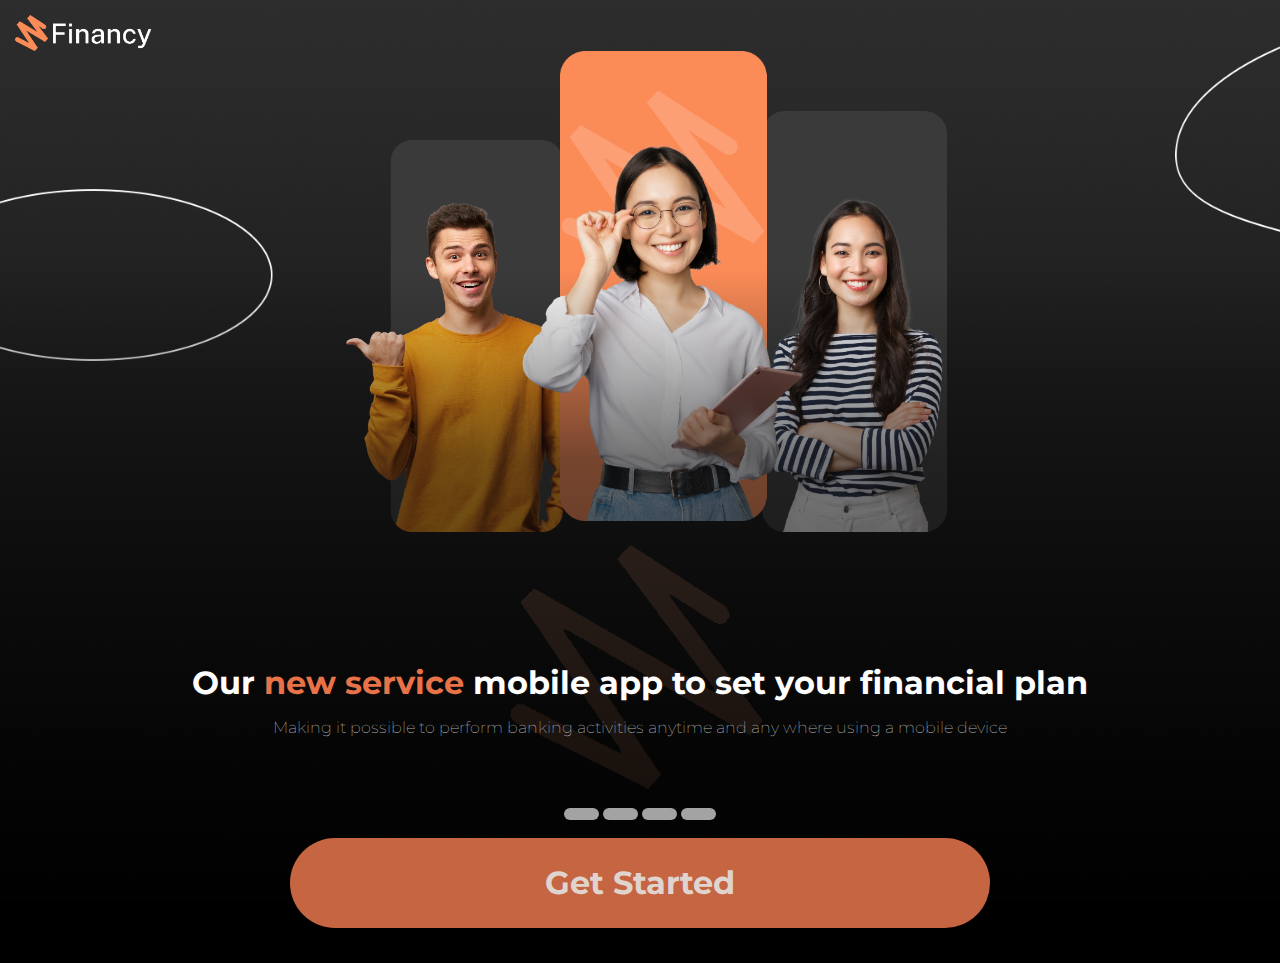
<file: index.html>
<!DOCTYPE html>
<html>

<head>

    <meta charset="UTF-8">
    <title> Financy HomePage </title>
    <link rel="stylesheet" type="text/css" href="style.css"/>
    <script type="text/javascript" src="script.js"></script>

</head>

<body>

    <header>
        <img id="logo" src="imagens/logo.png" alt="logoPag1"/>
    </header>
    
    <article>
        
        <img id="img0" src="imagens/card3_inativo.png" alt="img0"/>

        <img id="img1" src="imagens/card1_ativo.png" alt="img1"/>

        <img id="img2" src="imagens/card2_inativo.png" alt="img2"/> 


    </article>

    <div id="marca">

        <img src="imagens/drawing.png" alt="marca d'agua Pag1"/>

    </div>

    <article id="textos">

        <h1 id="texto1"> Our <span style="color: rgb(233, 115, 72);">  new service </span> mobile app to set your financial plan </h1>
        <p id="parag1"> Making it possible to perform banking activities anytime and any where using a mobile device</p>

    </article>

    <div id="carrosel">
        <div class="divBotao" onclick="mudarImg(3)">
            <button class="botao"></button>
        </div>
        <div class="divBotao" onclick="mudarImg(0)">
            <button class="botao" ></button>
        </div>
        <div class="divBotao" onclick="mudarImg(1)">
            <button class="botao"></button>
        </div>
        <div class="divBotao" onclick="mudarImg(2)">
            <button class="botao"></button>
        </div>
    </div>


    <div id="botaoiniciar" onclick="location.href='page2.html';" style="cursor: pointer;" class="box">

        <h1> Get Started </h1>
        
    </div>
    <div id="blankSpace">

    </div>

    <div id="gradiente"></div>

</body>

</html>
</file>
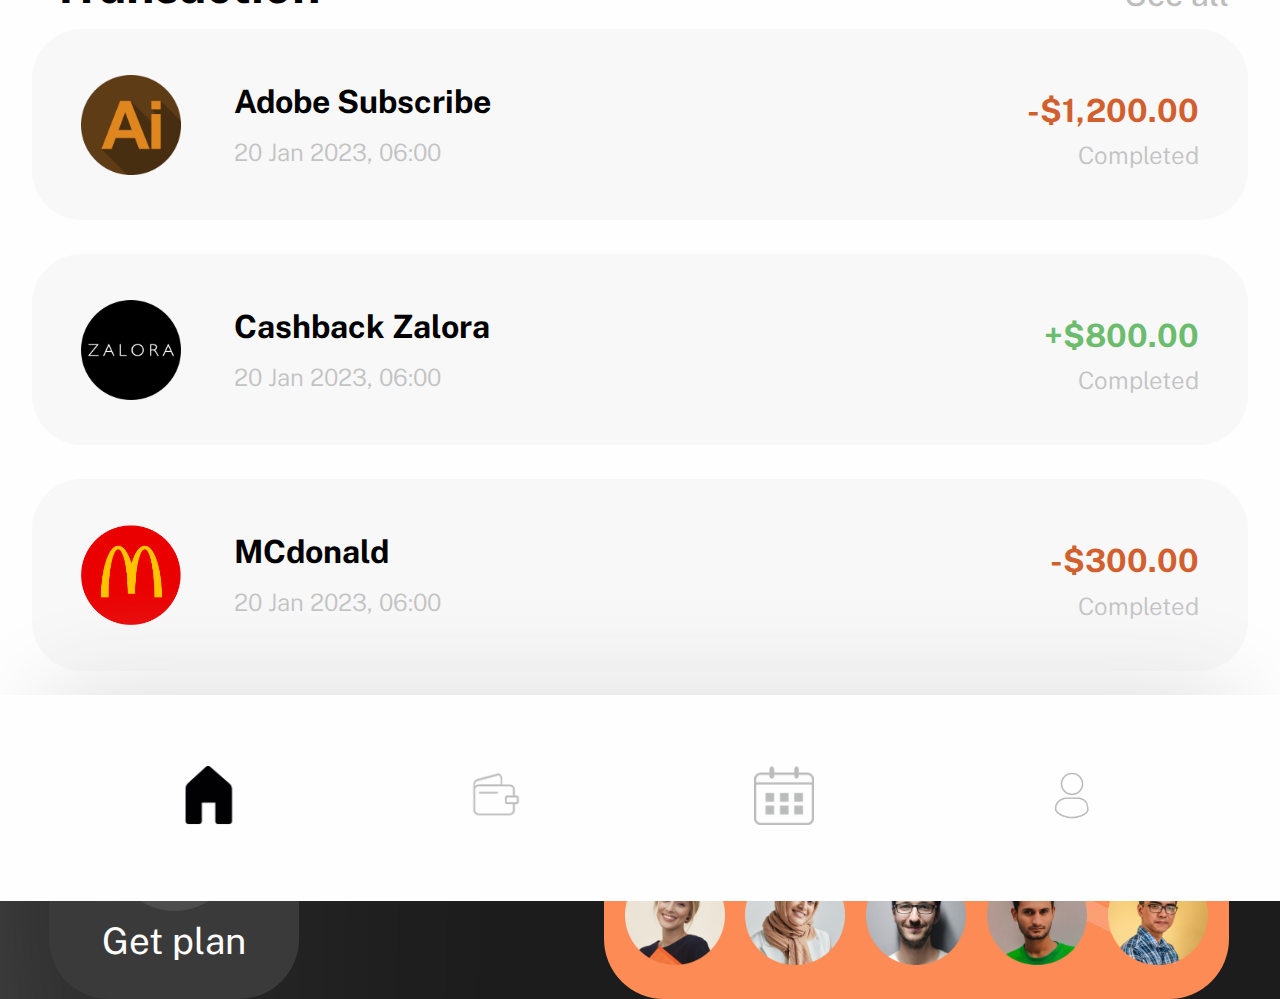
<file: page2.html>
<html lang="pt-BR">
<head>
    <meta charset="UTF-8">
    <title>Document</title>
    <link rel="stylesheet" href="stylepage2.css">
</head>
<body>
    <header>
        <div class="divSpaceBet">
            <div onclick="location.href='index.html';" style="cursor: pointer;">
                <img class="headerImg" src="imagens/icon 2.png"/>
            </div>
            <div class="divHeaderP">
                <p class="pMenor">Hi, welcome!</p>
                <p class="pMaior">Clara Sekar</p>
            </div>
        </div>
        <div class="divHeaderGambiarra">
            <div class="divNotificationImg">
                <img class="notificationImg" src="imagens/notification.png"/>
            </div>
        </div>
    </header>
    <hr id="hr1"/>
    <section class="balance">
        <p class="pBalance">My total balance</p>
        <div class="divBalanceGambiarra">
            <div class="divStatistic">
                <img class="imgStatistic" src="imagens/statistic.png"/>
                <p id="pStatistic">Statistic</p>
            </div>
        </div>
    </section>
    <section class="moneyBalance">
        <div class="divGambiarraFL">
            <p class="firstLetter">$&nbsp;</p>
            <p class="money">8,666.00</p>
        </div>
        <div class="divCoin">
            <div>
                <p class="pCoin">USD</p>
            </div>
            <img class="dropdownImg" src="imagens/dropdown.png"/>
        </div>
    </section>
    <section class="transfer">
        <article class="transferArticle" onclick="location.href='page3.html';" style="cursor: pointer;">
            <div class="left">
                <img src="imagens/money in.png"/>
                <p>&nbsp;&nbsp;Transfer</p>
            </div>
            <div class="verticalLine"></div>
            <div class="right">
                <img src="imagens/money out.png"/>
                <p>&nbsp;&nbsp;Request</p>
            </div>
        </article>
    </section>
    <section class="planRecent">
        <article class="plan">
            <div class="divEmoji">
                <img class="imgEmoji" src="imagens/emoji.png">
            </div>
            <p class="planP">Get plan</p>
        </article>
        <article class="recent" onclick="location.href='page3.html';" style="cursor: pointer;">
            <p class="recentP">Recent Transaction</p>
            <div class="divIcons">
                <img id="img1" src="imagens/icon 1.png"/>
                <img id="img2" src="imagens/icon 2.png"/>
                <img id="img3" src="imagens/icon 3.png"/>
                <img id="img4" src="imagens/icon 4.png"/>
                <img id="img5" src="imagens/icon 5.png"/>
            </div>
        </article>
    </section>
    <footer>
        <article class="footerHeader">
            <p class="footerPMaior">Transaction</p>
            <p class="footerPMenor">See all</p>
        </article>
        <div class="transactions">
            <section class="transaction">
                <div class="backBorder">
                    <div class="container">
                        <div class="transactionImg">
                            <img src="imagens/adobe_illustrator.png"/>
                        </div>
                        <div class="who">
                            <p class="pBold">Adobe Subscribe</p>
                            <p class="pThin">20 Jan 2023, 06:00</p>
                        </div>
                    </div>
                    <div class="what">
                        <p class="negative">-$1,200.00</p>
                        <p class="pThin">Completed</p>
                    </div>
                </div>
            </section>
            <section class="transaction" id="transaction2">
                <div class="backBorder">
                    <div class="container">
                        <div class="transactionImg">
                            <img src="imagens/zalora.png"/>
                        </div>
                        <div class="who">
                            <p class="pBold">Cashback Zalora</p>
                            <p class="pThin">20 Jan 2023, 06:00</p>
                        </div>
                    </div>
                    <div class="what">
                        <p class="positive">+$800.00</p>
                        <p class="pThin">Completed</p>
                    </div>
                </div>
            </section>
            <section class="transaction" id="transaction3">
                <div class="backBorder">
                    <div class="container">
                        <div class="transactionImg">
                            <img src="imagens/mcdonalds.png"/>
                        </div>
                        <div class="who">
                            <p class="pBold">MCdonald</p>
                            <p class="pThin">20 Jan 2023, 06:00</p>
                        </div>
                    </div>
                    <div class="what">
                        <p class="negative">-$300.00</p>
                        <p class="pThin">Completed</p>
                    </div>
                </div>
            </section>
        </div>
        <div class="divMenuGambiarra">
            <section class="menus">
                <div class="divMenu">
                    <img class="menuIcon" src="imagens/home black.png"/>
                </div>
                <div class="divMenu">
                    <img class="menuIcon" src="imagens/wallet gray.png"/>
                </div>
                <div class="divMenu">
                    <img class="menuIcon" src="imagens/calendar gray.png"/>
                </div>
                <div class="divMenu">
                    <img class="menuIcon" src="imagens/gray profile.png"/>
                </div>
            </section>
        </div>
    </footer>
</body>
</html>
</file>
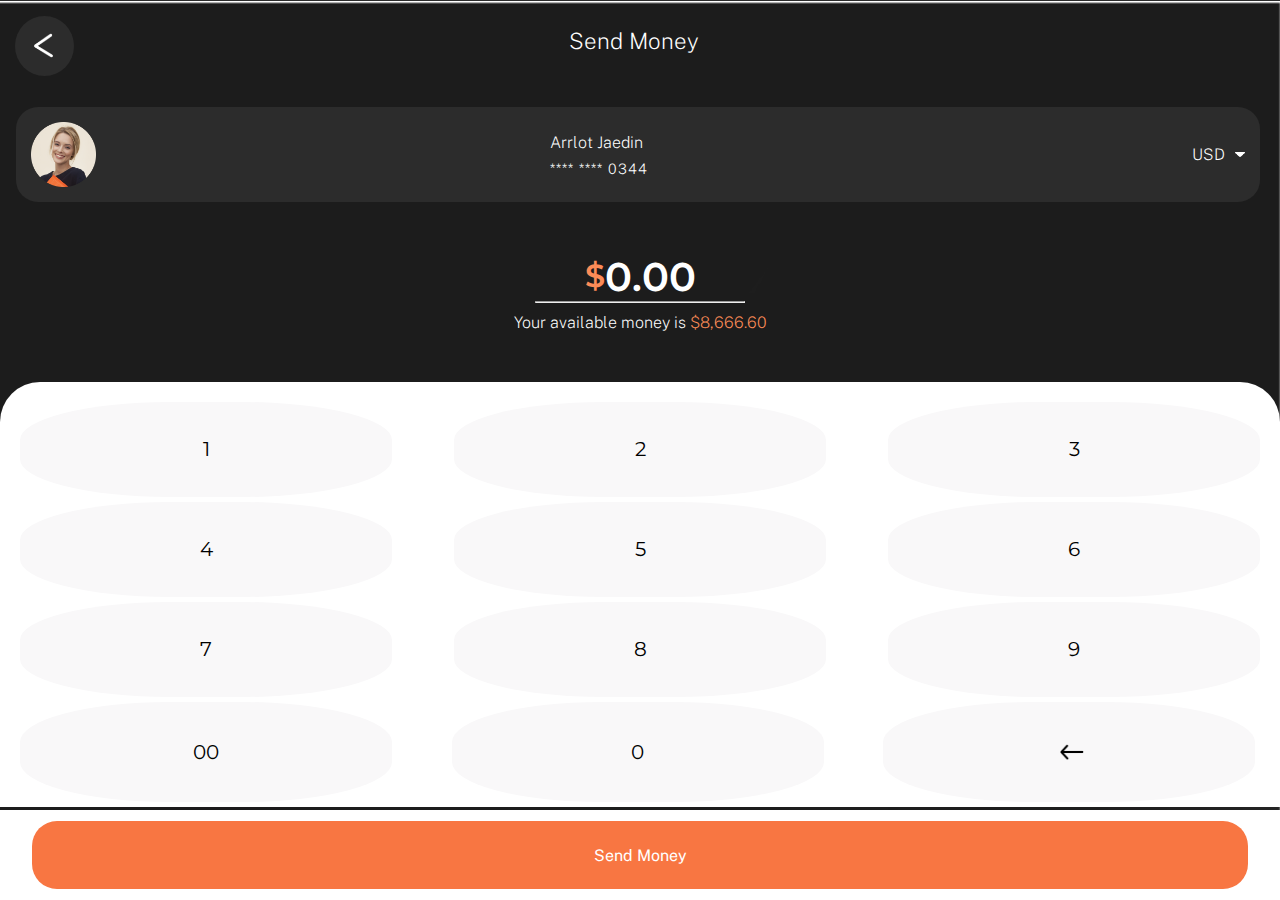
<file: page3.html>
<!DOCTYPE html>
<html lang="en">
    <head>
        <meta charset="UTF-8">
        <meta http-equiv="X-UA-Compatible" content="IE-edge">
        <meta name="viewport" content="width=device-width, initial-scale=1.0">
        <title>Finanças</title>
        <link rel="stylesheet" type="text/css" href="stylepage3.css">
    </head>
    <body>
        <header>
            <div id="voltar_pagina_inicial" onclick="location.href='page2.html';" style="cursor: pointer;">
                <img src="imagens/back_to.png" alt="back to">
            </div>
            <div id=texto_superior><p>Send Money</p></div>
        </header>
        <section id="sec1">
            <div id="rosto">
                <img class="face_pessoa" src="imagens/icon 1.png"/>
                <div id="conta">
                    <h1>Arrlot Jaedin</h1>
                    <p class="lightgray-text"> **** **** 0344 </p>
                </div>
                <div id="dolar">
                    <p>USD</p>
                    <img src="imagens/dropdown.png" id="dropdown">
                </div>
            </div>
        </section>
        <section id="dinheiro">
            <div id="simbolo_cifrao">
                <div class="display">
                    $0.00
                </div>
            </div>
            <hr class="cinza_cor">
            <p id="laranja_cor"> Your available money is <span id="color-orange">$8,666.60</span></p>
        </section>
        <div class="numpad">
            <button class="number-btn" data-value="1">1</button>
            <button class="number-btn" data-value="2">2</button>
            <button class="number-btn" data-value="3">3</button>
            <button class="number-btn" data-value="4">4</button>
            <button class="number-btn" data-value="5">5</button>
            <button class="number-btn" data-value="6">6</button>
            <button class="number-btn" data-value="7">7</button>
            <button class="number-btn" data-value="8">8</button>
            <button class="number-btn" data-value="9">9</button>
            <button class="number-btn" data-value="00">00</button>
            <button class="number-btn" data-value="0">0</button>
            <button class="delete-btn"><img src="imagens/back_arrow.png" id="arrowButton"></button>
        </div>
        <div id="clicar" onclick="location.href='page2.html';" style="cursor: pointer;">
            <p>Send Money</p>
        </div>
    </body>
    <script type="text/javascript" src="scriptpage3.js"></script>
</html>
</file>
<file: stylepage2.css>
/* Mobile */

@import url('https://fonts.googleapis.com/css2?family=Public+Sans:wght@100;200;300;400;500;600;700;800;900&display=swap');
@import url('https://fonts.googleapis.com/css2?family=Montserrat:wght@500;600&display=swap');

html, body {
    height: 100%;
    width: 100%;
    margin: 0;
    padding: 0;
}

body {
    background-image: url(../imagens/fundo_tela2.png);
    background-size: cover;
    height: calc(100% - 20%);
    width: calc(100% - 4%);
}

header {
    height: 10%;
    width: 100%;
    display: flex;
    margin-top: 5%;
    margin-left: 4%;
    align-items: center;
}

.divSpaceBet {
    display: flex;
    align-items: center;
}

.headerImg {
    height: 150px;
}

.divHeaderP {
    padding-left: 2%;
}

.pMenor {
    color: white;
    font-size: 2em;
    margin: 0;
    padding: 0;
    font-family: 'Public Sans', sans-serif;
    font-weight: thin;
}

.pMaior {
    color: white;
    font-size: 3em;
    margin: 0;
    padding: 0;
    padding-top: 5%;
    font-family: 'Public Sans', sans-serif;
    font-weight: normal;
    width: 150%;
}

.divHeaderGambiarra {
    width: 15%;
    height: 65%;
    display: flex;
    justify-content: center;
    align-items: center;
    padding-left: 36.1%;
}

.divNotificationImg {
    display: flex;
    justify-content: center;
    align-items: center;
    height: 125px;
    width: 125px;
    background-color: #3b3a3b;
    border-radius: 50%;
}

.notificationImg {
    width: 45%;
}

.balance {
    display: flex;
    color: white;
    font-size: 2em;
    font-family: 'Public Sans', sans-serif;
    font-weight: thin;
    margin-left: 4%;
    margin-top: 7.5%;
    justify-content: space-between;
}

.pBalance {
    display: flex;
    justify-content: center;
    align-items: center;
}

.divStatistic {
    display: flex;
    justify-content: center;
    align-items: center;
    background-color: #3b3a3b;
    padding-right: 25%;
    border-radius: 150px;
}

.imgStatistic {
    width: 150px;
    background-color: #3b3a3b;
    border-radius: 150px;
}

.moneyBalance {
    display: flex;
    justify-content: space-between;
    margin-left: 4%;
    margin-top: -2.5%;
}

.divGambiarraFL {
    display: flex;
    align-items: center;
}

.firstLetter {
    color: #fb8b57;
    font-size: 4.5em;
    font-family: 'Montserrat', sans-serif;
    font-weight: 600;
}

.money {
    color: white;
    font-family: 'Montserrat', sans-serif;
    font-weight: 600;
    font-size: 6em;
    margin: 0;
    padding: 0;
}

.divCoin {
    display: flex;
    justify-content: center;
    align-items: center;
    color: white;
    font-size: 2em;
    font-family: 'Public Sans', sans-serif;
    font-weight: thin;
}

.pCoin {
    margin-left: -50%;
}

.dropdownImg {
    width: 25px;
}

.transferArticle {
    display: flex;
    justify-content: space-evenly;
    align-items: center;
    background-color: #3b3a3b;
    margin-top: 2.5%;
    margin-left: 4%;
    height: 140px;
    border-radius: 50px;
}

.left {
    display: flex;
    align-items: center;
}

.verticalLine {
    border-left: 3px solid #555555;
    border-radius: 50px;
    height: 60%;
}

.right {
    display: flex;
    align-items: center;
}

.transfer img {
    width: 60px;
}

.transfer p {
    color: white;
    font-size: 2.3em;
    font-family: 'Public Sans', sans-serif;
    font-weight: normal;
    margin: 0;
    padding: 0;
}

.planRecent {
    display: flex;
    justify-content: space-between;
    align-items: center;
}

.plan {
    display: flex;
    justify-content: center;
    align-items: center;
    flex-direction: column;
    width: 250px;
    height: 250px;
    margin-top: 3%;
    margin-left: 4%;
    border-radius: 60px;
    background-color: #3b3a3b;

}

.divEmoji {
    display: flex;
    justify-content: center;
    align-items: center;
    height: 125px;
    width: 125px;
    background-color: #4e4d4e;
    border-radius: 50%;
}

.imgEmoji {
    height: 60px;
}

.planP {
    color: white;
    font-size: 2.3em;
    font-family: 'Public Sans', sans-serif;
    font-weight: normal;
    margin: 0;
    margin-top: 3%;
    padding: 0;
}

.recent {
    background-color: #fd8b55;
    height: 250px;
    width: 625px;
    margin-top: 3%;
    border-radius: 60px;
    background-image: url(../imagens/drawing.png);
    background-repeat: no-repeat;
    background-size: 50%;
    background-position: 130% 180%;
}

.recentP {
    color: white;
    font-size: 2.3em;
    font-family: 'Public Sans', sans-serif;
    font-weight: normal;
    margin-left: 3.2%;
}

.divIcons {
    display: flex;
    justify-content: space-evenly;
}

.recent img {
    width: 100px;
}

footer {
    position: absolute;
    bottom: -1px;
    display: flex;
    background-color: #fefeff;
    width: 100%;
    height: 1040px;
    border-top-left-radius: 100px;
    border-top-right-radius: 100px;
    flex-wrap: wrap;
}

#divFooterGambiarra {
    width: 100%;
    height: 90%;
}

.footerHeader {
    width: 100%;
    display: flex;
    justify-content: space-between;
    height: 20%;
}

.footerPMaior {
    color: Black;
    font-size: 3em;
    font-family: 'Public Sans', sans-serif;
    font-weight: 700;
    margin-left: 4%;
    margin-top: 7.5%;
    height: 5%;
}

.footerPMenor {
    color: #bcbdbc;
    font-size: 2em;
    font-family: 'Public Sans', sans-serif;
    font-weight: 500;
    margin-right: 4%;
    margin-top: 9%;
    height: 5%;
}

.transactions {
    height: 65%;
    width: 100%;
    margin-top: -5%;
}

.transactions img{
    width: 100px;
    display: flex;
    display: flex;
    align-items: center;
}

.transaction {
    display: flex;
    flex-wrap: nowrap;
    justify-content: center;
    align-items: center;
    width: 100%;
    height: 33.3%;
}

.backBorder {
    display: flex;
    flex-wrap: nowrap;
    align-items: center;
    width: 95%;
    height: 85%;
    background-color: #f5f5f5af;
    border-radius: 50px;
}

.container {
    width: 70%;
    display: flex;
    align-items: center;
    margin-left: 4%;
}

.who {
    width: 50%;
    margin-left: 7.5%;
}

.pBold {
    color: Black;
    font-size: 2em;
    font-family: 'Public Sans', sans-serif;
    font-weight: 700;
    padding: 0;
    margin: 0;
    margin-bottom: 5%;
}

.pThin {
    color: #c2c3c3;
    font-size: 1.5em;
    font-family: 'Public Sans', sans-serif;
    font-weight: 300;
    padding: 0;
    margin: 0;
    margin-top: 3%;
}

.what {
    display: flex;
    justify-content: flex-end;
    align-items: flex-end;
    flex-direction: column;
    width: 40%;
    margin-right: 4%;
}

.negative {
    color: #d25f2e;
    font-size: 2em;
    font-family: 'Public Sans', sans-serif;
    font-weight: 700;
    padding: 0;
    margin: 0;
    margin-top: 3%;
}

.positive {
    color: #6cbc6e;
    font-size: 2em;
    font-family: 'Public Sans', sans-serif;
    font-weight: 700;
    padding: 0;
    margin: 0;
    margin-top: 3%;
}

.divMenuGambiarra {
    height: 19%;
    width: 100%;
    display: flex;
    justify-content: center;
    border-top: 1px solid #ffffff;
    box-shadow: 0 -50px 100px -50px #dadada;
}

.menus {
    width: 90%;
    display: flex;
    justify-content: space-around;
}

.divMenu {
    width: 25%;
    display: flex;
    justify-content: center;
    align-items: center;
}

.menuIcon {
    width: 60px;
}

hr {
    display: none;
}

@media (min-device-width: 330px) and (max-device-width: 500px) and (min-device-height: 600px) and (max-device-height: 810px){
    footer {
        position: absolute;
        bottom: 0;
        display: flex;
        background-color: #fefeff;
        width: 100%;
        height: 690px;
        border-top-left-radius: 100px;
        border-top-right-radius: 100px;
        flex-wrap: wrap;
    }
    #divFooterGambiarra {
        width: 100%;
        height: 90%;
    }
    
    .footerHeader {
        width: 100%;
        display: flex;
        justify-content: space-between;
        height: 20%;
    }
    
    .footerPMaior {
        color: Black;
        font-size: 3em;
        font-family: 'Public Sans', sans-serif;
        font-weight: 700;
        margin-left: 4%;
        margin-top: 7.5%;
        height: 5%;
    }
    
    .footerPMenor {
        color: #bcbdbc;
        font-size: 2em;
        font-family: 'Public Sans', sans-serif;
        font-weight: 500;
        margin-right: 4%;
        margin-top: 9%;
        height: 5%;
    }
    
    .transactions {
        height: 30%;
        width: 100%;
        margin-top: -5%;
    }
    
    .transactions img{
        width: 100px;
        display: flex;
        display: flex;
        align-items: center;
    }
    
    .transaction {
        display: flex;
        flex-wrap: nowrap;
        justify-content: center;
        align-items: center;
        width: 100%;
        height: 80%;
        margin-top: 3%;
    }

    #transaction3 {
        display: none;
    }
    
    .backBorder {
        display: flex;
        flex-wrap: nowrap;
        align-items: center;
        width: 95%;
        height: 85%;
        background-color: #f5f5f5af;
        border-radius: 50px;
    }
    
    .container {
        width: 70%;
        display: flex;
        align-items: center;
        margin-left: 4%;
    }
    
    .who {
        width: 50%;
        margin-left: 7.5%;
    }
    
    .pBold {
        color: Black;
        font-size: 2em;
        font-family: 'Public Sans', sans-serif;
        font-weight: 700;
        padding: 0;
        margin: 0;
        margin-bottom: 5%;
    }
    
    .pThin {
        color: #c2c3c3;
        font-size: 1.5em;
        font-family: 'Public Sans', sans-serif;
        font-weight: 300;
        padding: 0;
        margin: 0;
        margin-top: 3%;
    }
    
    .what {
        display: flex;
        justify-content: flex-end;
        align-items: flex-end;
        flex-direction: column;
        width: 40%;
        margin-right: 4%;
    }
    
    .negative {
        color: #d25f2e;
        font-size: 2em;
        font-family: 'Public Sans', sans-serif;
        font-weight: 700;
        padding: 0;
        margin: 0;
        margin-top: 3%;
    }
    
    .positive {
        color: #6cbc6e;
        font-size: 2em;
        font-family: 'Public Sans', sans-serif;
        font-weight: 700;
        padding: 0;
        margin: 0;
        margin-top: 3%;
    }
    
    .divMenuGambiarra {
        height: 20%;
        width: 100%;
        display: flex;
        justify-content: center;
        border-top: 1px solid #ffffff;
        box-shadow: 0 -50px 100px -50px #dadada;
        margin-top: 20%;
    }
    
    .menus {
        width: 90%;
        display: flex;
        justify-content: space-around;
    }
    
    .divMenu {
        width: 25%;
        display: flex;
        justify-content: center;
        align-items: center;
    }
    
    .menuIcon {
        width: 60px;
    }
}

/*Versão WEB */
@media (min-width:1300px) {
    body {
        background-image: none;
        background-color: #1b1a1b;
        height: calc(100% - 150px);
        width: calc(100% - 63px);
    }

    header {
        height: 15%;
        width: 100%;
        margin-top: 2.5%;
        margin-left: 2%;
        display: flex;
        justify-content: space-between;
        align-items: center;
    }

    .headerImg {
        height: 80px;
    }
    
    .divHeaderP {
        padding-left: 5%;
    }
    
    .pMenor {
        color: white;
        font-size: 1.25em;
        margin: 0;
        padding: 0;
        font-family: 'Public Sans', sans-serif;
        font-weight: thin;
    }
    
    .pMaior {
        color: white;
        font-size: 1.5em;
        margin: 0;
        padding: 0;
        padding-top: 5%;
        font-family: 'Public Sans', sans-serif;
        font-weight: normal;
        width: 150%;
    }
    
    .divHeaderGambiarra {
        width: 15%;
        height: 65%;
        display: flex;
        justify-content: flex-end;
        align-items: center;
    }

    .divNotificationImg {
        display: flex;
        justify-content: center;
        align-items: center;
        height: 60px;
        width: 60px;
        background-color: #3b3a3b;
        border-radius: 50%;
    }
    
    .notificationImg {
        width: 45%;
    }

    #hr1 {
        margin-top: 2.5%;
        width: 104.2%;
        display: flex;
        border: 0;
        height: 0;
        border-top: 2px solid rgba(0, 0, 0, 0.1);
        border-bottom: 3px solid rgba(255, 255, 255, 0.3);
    }

    .balance {
        position: relative;
        left: 55%;
        display: flex;
        color: white;
        font-size: 1.25em;
        font-family: 'Public Sans', sans-serif;
        font-weight: thin;
        justify-content: space-between;
        margin-left: 2%;
        margin-top: 0%;
        width: 45%;
    }
    
    .pBalance {
        display: flex;
        justify-content: center;
        align-items: center;
    }
    
    .divStatistic {
        display: flex;
        justify-content: center;
        align-items: center;
        background-color: #3b3a3b;
        padding-right: 25%;
        border-radius: 150px;
        margin-top: 5%;
    }
    
    .imgStatistic {
        width: 60px;
        background-color: #3b3a3b;
        border-radius: 150px;
    }

    #pStatistic {
        margin: 0;
        padding: 0;
    }

    .moneyBalance {
        position: relative;
        left: 55%;
        display: flex;
        justify-content: space-between;
        margin-left: 2%;
        margin-top: 1%;
        width: 20%;
    }
    
    .divGambiarraFL {
        display: flex;
        align-items: center;
    }
    
    .firstLetter {
        color: #fb8b57;
        font-size: 1.5em;
        font-family: 'Montserrat', sans-serif;
        font-weight: 600;
    }
    
    .money {
        color: white;
        font-family: 'Montserrat', sans-serif;
        font-weight: 600;
        font-size: 3em;
        margin: 0;
        padding: 0;
    }
    
    .divCoin {
        display: flex;
        justify-content: center;
        align-items: center;
        color: white;
        font-size: 1em;
        font-family: 'Public Sans', sans-serif;
        font-weight: thin;
    }
    
    .pCoin {
        margin-left: -35%;
    }
    
    .dropdownImg {
        width: 10px;
    }

    .transferArticle {
        display: flex;
        justify-content: space-evenly;
        align-items: center;
        background-color: #3b3a3b;
        margin-top: 0;
        margin-left: 0;
        height: 55px;
        border-radius: 50px;
    }

    .transfer {
        position: relative;
        left: 57%;
        margin-left: 0%;
        width: 45%;
        margin-top: 6%;
    }
    
    .left {
        display: flex;
        align-items: center;
    }
    
    .verticalLine {
        border-left: 3px solid #555555;
        border-radius: 50px;
        height: 60%;
    }
    
    .right {
        display: flex;
        align-items: center;
    }
    
    .transfer img {
        width: 30px;
    }
    
    .transfer p {
        color: white;
        font-size: 1.25em;
        font-family: 'Public Sans', sans-serif;
        font-weight: normal;
        margin: 0;
        padding: 0;
    }

    .planRecent {
        position: relative;
        left: 55%;
        margin-left: 2%;
        margin-top: 5%;
        width: 45%;
        display: flex;
        justify-content: space-between;
        align-items: center;
    }
    
    .plan {
        display: flex;
        justify-content: center;
        align-items: center;
        flex-direction: column;
        width: 140px;
        height: 140px;
        margin-top: 7.5%;
        margin-left: 0%;
        border-radius: 40px;
        background-color: #3b3a3b;
    
    }
    
    .divEmoji {
        display: flex;
        justify-content: center;
        align-items: center;
        height: 60px;
        width: 60px;
        background-color: #4e4d4e;
        border-radius: 50%;
    }
    
    .imgEmoji {
        height: 30px;
    }
    
    .planP {
        color: white;
        font-size: 1.25em;
        font-family: 'Public Sans', sans-serif;
        font-weight: normal;
        margin: 0;
        margin-top: 3%;
        padding-right: 0;
    }
    
    .recent {
        background-color: #fd8b55;
        height: 140px;
        width: 420px;
        margin-top: 0;
        border-radius: 40px;
        background-image: url(../imagens/drawing.png);
        background-repeat: no-repeat;
        background-size: 50%;
        background-position: 130% 100%;
        margin-top: 7.5%;
    }
    
    .recentP {
        color: white;
        font-size: 1.5em;
        font-family: 'Public Sans', sans-serif;
        font-weight: normal;
        margin: 0;
        margin-left: 5%;
        margin-top: 4.5%;
        padding: 0;
    }
    
    .divIcons {
        display: flex;
        justify-content: space-evenly;
        margin-top: 5%;
    }
    
    .recent img {
        width: 50px;
    }

    #img5 {
        display: unset;
    }
    
    footer {
        position: relative;
        left: 0;
        top: -571px;
        display: flex;
        background-color: #fefeff;
        width: 52.5%;
        height: 585px;
        border-top-left-radius: 0;
        border-top-right-radius: 0;
        flex-wrap: wrap;
    }

    .footerHeader {
        position: relative;
        left: 10%;
        width: 90%;
        display: flex;
        justify-content: space-between;
        height: 20%;
    }
    
    .footerPMaior {
        color: Black;
        font-size: 1.5em;
        font-family: 'Public Sans', sans-serif;
        font-weight: 700;
        margin-left: 4%;
        margin-top: 7.5%;
        height: 5%;
    }
    
    .footerPMenor {
        color: #bcbdbc;
        font-size: 1em;
        font-family: 'Public Sans', sans-serif;
        font-weight: 500;
        margin-right: 4%;
        margin-top: 9%;
        height: 5%;
    }
    
    .transactions {
        position: relative;
        left: 10%;
        height: 50%;
        width: 90%;
        margin-top: 0%;
    }
    
    .transactions img{
        width: 60px;
        display: flex;
        display: flex;
        align-items: center;
    }
    
    .transaction {
        display: flex;
        flex-wrap: nowrap;
        justify-content: center;
        align-items: center;
        width: 100%;
        height: 40%;
        margin-top: 5%;
    }
    
    .backBorder {
        display: flex;
        flex-wrap: nowrap;
        align-items: center;
        width: 95%;
        height: 85%;
        background-color: #f5f5f5af;
        border-radius: 50px;
    }
    
    .container {
        width: 70%;
        display: flex;
        align-items: center;
        margin-left: 4%;
    }
    
    .who {
        width: 70%;
        margin-left: 7.5%;
    }
    
    .pBold {
        color: Black;
        font-size: 1.25em;
        font-family: 'Public Sans', sans-serif;
        font-weight: 700;
        padding: 0;
        margin: 0;
        margin-bottom: 5%;
    }
    
    .pThin {
        color: #c2c3c3;
        font-size: 1em;
        font-family: 'Public Sans', sans-serif;
        font-weight: 300;
        padding: 0;
        margin: 0;
        margin-top: 3%;
    }
    
    .what {
        display: flex;
        justify-content: flex-end;
        align-items: flex-end;
        flex-direction: column;
        width: 40%;
        margin-right: 4%;
    }
    
    .negative {
        color: #d25f2e;
        font-size: 1.25em;
        font-family: 'Public Sans', sans-serif;
        font-weight: 700;
        padding: 0;
        margin: 0;
        margin-top: 3%;
    }
    
    .positive {
        color: #6cbc6e;
        font-size: 1.25em;
        font-family: 'Public Sans', sans-serif;
        font-weight: 700;
        padding: 0;
        margin: 0;
        margin-top: 3%;
    }
    
    .divMenuGambiarra {
        position: relative;
        left: -0%;
        top: -70%;
        height: 99.8%;
        width: 10%;
        display: flex;
        flex-wrap: wrap;
        justify-content: center;
        align-items: space-evenly;
        border-right: 1px solid #ffffff00;
        border-top: 1px solid #ffffff00;
        box-shadow: none;
        background-color: #d25f2e;
    }
    
    .menus {
        width: 90%;
        display: flex;
        flex-flow: column wrap;
        justify-content: space-around;
        align-items: center;
        margin-right: 0%;
    }
    
    .divMenu {
        width: 90%;
        display: flex;
        justify-content: center;
        align-items: center;
        margin-left: 0%;
    }
    
    .menuIcon {
        width: 30px;
    }
}

@media (min-width:1800px){
    body {
        background-image: none;
        background-color: #1b1a1b;
        height: calc(100% - 150px);
        width: calc(100% - 77px);
    }

    header {
        height: 15%;
        width: 100%;
        margin-top: 2.5%;
        margin-left: 2%;
        display: flex;
        justify-content: space-between;
        align-items: center;
    }

    .headerImg {
        height: 100px;
    }
    
    .divHeaderP {
        padding-left: 5%;
    }
    
    .pMenor {
        color: white;
        font-size: 1.5em;
        margin: 0;
        padding: 0;
        font-family: 'Public Sans', sans-serif;
        font-weight: thin;
    }
    
    .pMaior {
        color: white;
        font-size: 2em;
        margin: 0;
        padding: 0;
        padding-top: 5%;
        font-family: 'Public Sans', sans-serif;
        font-weight: normal;
        width: 150%;
    }
    
    .divHeaderGambiarra {
        width: 15%;
        height: 65%;
        display: flex;
        justify-content: flex-end;
        align-items: center;
    }

    .divNotificationImg {
        display: flex;
        justify-content: center;
        align-items: center;
        height: 80px;
        width: 80px;
        background-color: #3b3a3b;
        border-radius: 50%;
    }
    
    .notificationImg {
        width: 45%;
    }

    #hr1 {
        margin-top: 2.5%;
        width: 104.2%;
        display: flex;
        border: 0;
        height: 0;
        border-top: 2px solid rgba(0, 0, 0, 0.1);
        border-bottom: 3px solid rgba(255, 255, 255, 0.3);
    }

    .balance {
        position: relative;
        left: 55%;
        display: flex;
        color: white;
        font-size: 1.5em;
        font-family: 'Public Sans', sans-serif;
        font-weight: thin;
        justify-content: space-between;
        margin-left: 2%;
        margin-top: 0%;
        width: 45%;
    }
    
    .pBalance {
        display: flex;
        justify-content: center;
        align-items: center;
    }
    
    .divStatistic {
        display: flex;
        justify-content: center;
        align-items: center;
        background-color: #3b3a3b;
        padding-right: 25%;
        border-radius: 150px;
        margin-top: 5%;
    }
    
    .imgStatistic {
        width: 80px;
        background-color: #3b3a3b;
        border-radius: 150px;
    }

    #pStatistic {
        margin: 0;
        padding: 0;
    }

    .moneyBalance {
        position: relative;
        left: 55%;
        display: flex;
        justify-content: space-between;
        margin-left: 2%;
        margin-top: 1%;
        width: 20%;
    }
    
    .divGambiarraFL {
        display: flex;
        align-items: center;
    }
    
    .firstLetter {
        color: #fb8b57;
        font-size: 2em;
        font-family: 'Montserrat', sans-serif;
        font-weight: 600;
    }
    
    .money {
        color: white;
        font-family: 'Montserrat', sans-serif;
        font-weight: 600;
        font-size: 3.6em;
        margin: 0;
        padding: 0;
    }
    
    .divCoin {
        display: flex;
        justify-content: center;
        align-items: center;
        color: white;
        font-size: 1.5em;
        font-family: 'Public Sans', sans-serif;
        font-weight: thin;
    }
    
    .pCoin {
        margin-left: -35%;
    }
    
    .dropdownImg {
        width: 10px;
    }

    .transferArticle {
        display: flex;
        justify-content: space-evenly;
        align-items: center;
        background-color: #3b3a3b;
        margin-top: 0;
        margin-left: 0;
        height: 75px;
        border-radius: 50px;
    }

    .transfer {
        position: relative;
        left: 57%;
        margin-left: 0%;
        width: 45%;
        margin-top: 5%;
    }
    
    .left {
        display: flex;
        align-items: center;
    }
    
    .verticalLine {
        border-left: 3px solid #555555;
        border-radius: 50px;
        height: 60%;
    }
    
    .right {
        display: flex;
        align-items: center;
    }
    
    .transfer img {
        width: 40px;
    }
    
    .transfer p {
        color: white;
        font-size: 1.5em;
        font-family: 'Public Sans', sans-serif;
        font-weight: normal;
        margin: 0;
        padding: 0;
    }

    .planRecent {
        position: relative;
        left: 55%;
        margin-left: 2%;
        margin-top: 4%;
        width: 45%;
        display: flex;
        justify-content: space-between;
        align-items: center;
    }
    
    .plan {
        display: flex;
        justify-content: center;
        align-items: center;
        flex-direction: column;
        width: 180px;
        height: 180px;
        margin-top: 10%;
        margin-left: 0%;
        border-radius: 60px;
        background-color: #3b3a3b;
    
    }
    
    .divEmoji {
        display: flex;
        justify-content: center;
        align-items: center;
        height: 80px;
        width: 80px;
        background-color: #4e4d4e;
        border-radius: 50%;
    }
    
    .imgEmoji {
        height: 40px;
    }
    
    .planP {
        color: white;
        font-size: 1.5em;
        font-family: 'Public Sans', sans-serif;
        font-weight: normal;
        margin: 0;
        margin-top: 3%;
        padding-right: 0;
    }
    
    .recent {
        background-color: #fd8b55;
        height: 180px;
        width: 510px;
        margin-top: 0;
        border-radius: 60px;
        background-image: url(../imagens/drawing.png);
        background-repeat: no-repeat;
        background-size: 50%;
        background-position: 130% 100%;
        margin-top: 10%;
    }
    
    .recentP {
        color: white;
        font-size: 1.5em;
        font-family: 'Public Sans', sans-serif;
        font-weight: normal;
        margin: 0;
        margin-left: 5%;
        margin-top: 5%;
        padding: 0;
    }
    
    .divIcons {
        display: flex;
        justify-content: space-evenly;
        margin-top: 5%;
    }
    
    .recent img {
        width: 70px;
    }

    #img5 {
        display: unset;
    }
    
    footer {
        position: relative;
        left: 0;
        top: -709px;
        display: flex;
        background-color: #fefeff;
        width: 52.5%;
        height: 725px;
        border-top-left-radius: 0;
        border-top-right-radius: 0;
        flex-wrap: wrap;
    }

    .footerHeader {
        position: relative;
        left: 10%;
        width: 90%;
        display: flex;
        justify-content: space-between;
        height: 20%;
    }
    
    .footerPMaior {
        color: Black;
        font-size: 1.5em;
        font-family: 'Public Sans', sans-serif;
        font-weight: 700;
        margin-left: 4%;
        margin-top: 7.5%;
        height: 5%;
    }
    
    .footerPMenor {
        color: #bcbdbc;
        font-size: 1em;
        font-family: 'Public Sans', sans-serif;
        font-weight: 500;
        margin-right: 4%;
        margin-top: 9%;
        height: 5%;
    }
    
    .transactions {
        position: relative;
        left: 10%;
        height: 50%;
        width: 90%;
        margin-top: 0%;
    }
    
    .transactions img{
        width: 60px;
        display: flex;
        display: flex;
        align-items: center;
    }
    
    .transaction {
        display: flex;
        flex-wrap: nowrap;
        justify-content: center;
        align-items: center;
        width: 100%;
        height: 40%;
        margin-top: 5%;
    }
    
    .backBorder {
        display: flex;
        flex-wrap: nowrap;
        align-items: center;
        width: 95%;
        height: 85%;
        background-color: #f5f5f5af;
        border-radius: 50px;
    }
    
    .container {
        width: 70%;
        display: flex;
        align-items: center;
        margin-left: 4%;
    }
    
    .who {
        width: 70%;
        margin-left: 7.5%;
    }
    
    .pBold {
        color: Black;
        font-size: 1.25em;
        font-family: 'Public Sans', sans-serif;
        font-weight: 700;
        padding: 0;
        margin: 0;
        margin-bottom: 5%;
    }
    
    .pThin {
        color: #c2c3c3;
        font-size: 1em;
        font-family: 'Public Sans', sans-serif;
        font-weight: 300;
        padding: 0;
        margin: 0;
        margin-top: 3%;
    }
    
    .what {
        display: flex;
        justify-content: flex-end;
        align-items: flex-end;
        flex-direction: column;
        width: 40%;
        margin-right: 4%;
    }
    
    .negative {
        color: #d25f2e;
        font-size: 1.25em;
        font-family: 'Public Sans', sans-serif;
        font-weight: 700;
        padding: 0;
        margin: 0;
        margin-top: 3%;
    }
    
    .positive {
        color: #6cbc6e;
        font-size: 1.25em;
        font-family: 'Public Sans', sans-serif;
        font-weight: 700;
        padding: 0;
        margin: 0;
        margin-top: 3%;
    }
    
    .divMenuGambiarra {
        position: relative;
        left: -0%;
        top: -70%;
        height: 99.9%;
        width: 10%;
        display: flex;
        flex-wrap: wrap;
        justify-content: center;
        align-items: space-evenly;
        border-right: 1px solid #ffffff00;
        border-top: 1px solid #ffffff00;
        box-shadow: none;
        background-color: #d25f2e;
    }
    
    .menus {
        width: 100%;
        display: flex;
        flex-flow: column wrap;
        justify-content: space-around;
        align-items: center;
        margin-right: 0%;
    }
    
    .divMenu {
        width: 100%;
        display: flex;
        justify-content: center;
        align-items: center;
    }
    
    .menuIcon {
        width: 40px;
    }
}

@media (min-width:2000px) {
    body {
        background-image: none;
        background-color: #1b1a1b;
        height: calc(100% - 150px);
        width: calc(100% - 83px);
    }

    header {
        height: 15%;
        width: 100%;
        margin-top: 2.5%;
        margin-left: 2%;
        display: flex;
        justify-content: space-between;
        align-items: center;
    }

    .headerImg {
        height: 100px;
    }
    
    .divHeaderP {
        padding-left: 5%;
    }
    
    .pMenor {
        color: white;
        font-size: 1.5em;
        margin: 0;
        padding: 0;
        font-family: 'Public Sans', sans-serif;
        font-weight: thin;
    }
    
    .pMaior {
        color: white;
        font-size: 2em;
        margin: 0;
        padding: 0;
        padding-top: 5%;
        font-family: 'Public Sans', sans-serif;
        font-weight: normal;
        width: 150%;
    }
    
    .divHeaderGambiarra {
        width: 15%;
        height: 65%;
        display: flex;
        justify-content: flex-end;
        align-items: center;
    }

    .divNotificationImg {
        display: flex;
        justify-content: center;
        align-items: center;
        height: 80px;
        width: 80px;
        background-color: #3b3a3b;
        border-radius: 50%;
    }
    
    .notificationImg {
        width: 45%;
    }

    #hr1 {
        margin-top: 2.5%;
        width: 104.2%;
        display: flex;
        border: 0;
        height: 0;
        border-top: 2px solid rgba(0, 0, 0, 0.1);
        border-bottom: 3px solid rgba(255, 255, 255, 0.3);
    }

    .balance {
        position: relative;
        left: 55%;
        display: flex;
        color: white;
        font-size: 1.5em;
        font-family: 'Public Sans', sans-serif;
        font-weight: thin;
        justify-content: space-between;
        margin-left: 2%;
        margin-top: 0%;
        width: 45%;
    }
    
    .pBalance {
        display: flex;
        justify-content: center;
        align-items: center;
    }
    
    .divStatistic {
        display: flex;
        justify-content: center;
        align-items: center;
        background-color: #3b3a3b;
        padding-right: 25%;
        border-radius: 150px;
        margin-top: 5%;
    }
    
    .imgStatistic {
        width: 80px;
        background-color: #3b3a3b;
        border-radius: 150px;
    }

    #pStatistic {
        margin: 0;
        padding: 0;
    }

    .moneyBalance {
        position: relative;
        left: 55%;
        display: flex;
        justify-content: space-between;
        margin-left: 2%;
        margin-top: 1%;
        width: 20%;
    }
    
    .divGambiarraFL {
        display: flex;
        align-items: center;
    }
    
    .firstLetter {
        color: #fb8b57;
        font-size: 2em;
        font-family: 'Montserrat', sans-serif;
        font-weight: 600;
    }
    
    .money {
        color: white;
        font-family: 'Montserrat', sans-serif;
        font-weight: 600;
        font-size: 4em;
        margin: 0;
        padding: 0;
    }
    
    .divCoin {
        display: flex;
        justify-content: center;
        align-items: center;
        color: white;
        font-size: 1.5em;
        font-family: 'Public Sans', sans-serif;
        font-weight: thin;
    }
    
    .pCoin {
        margin-left: -35%;
    }
    
    .dropdownImg {
        width: 10px;
    }

    .transferArticle {
        display: flex;
        justify-content: space-evenly;
        align-items: center;
        background-color: #3b3a3b;
        margin-top: 0;
        margin-left: 0;
        height: 75px;
        border-radius: 50px;
    }

    .transfer {
        position: relative;
        left: 57%;
        margin-left: 0%;
        width: 45%;
        margin-top: 6.5%;
    }
    
    .left {
        display: flex;
        align-items: center;
    }
    
    .verticalLine {
        border-left: 3px solid #555555;
        border-radius: 50px;
        height: 60%;
    }
    
    .right {
        display: flex;
        align-items: center;
    }
    
    .transfer img {
        width: 40px;
    }
    
    .transfer p {
        color: white;
        font-size: 1.5em;
        font-family: 'Public Sans', sans-serif;
        font-weight: normal;
        margin: 0;
        padding: 0;
    }

    .planRecent {
        position: relative;
        left: 55%;
        margin-left: 2%;
        margin-top: 4%;
        width: 45%;
        display: flex;
        justify-content: space-between;
        align-items: center;
    }
    
    .plan {
        display: flex;
        justify-content: center;
        align-items: center;
        flex-direction: column;
        width: 180px;
        height: 180px;
        margin-top: 10%;
        margin-left: 0%;
        border-radius: 60px;
        background-color: #3b3a3b;
    
    }
    
    .divEmoji {
        display: flex;
        justify-content: center;
        align-items: center;
        height: 80px;
        width: 80px;
        background-color: #4e4d4e;
        border-radius: 50%;
    }
    
    .imgEmoji {
        height: 40px;
    }
    
    .planP {
        color: white;
        font-size: 1.5em;
        font-family: 'Public Sans', sans-serif;
        font-weight: normal;
        margin: 0;
        margin-top: 3%;
        padding-right: 0;
    }
    
    .recent {
        background-color: #fd8b55;
        height: 180px;
        width: 510px;
        margin-top: 0;
        border-radius: 60px;
        background-image: url(../imagens/drawing.png);
        background-repeat: no-repeat;
        background-size: 50%;
        background-position: 130% 100%;
        margin-top: 10%;
    }
    
    .recentP {
        color: white;
        font-size: 1.5em;
        font-family: 'Public Sans', sans-serif;
        font-weight: normal;
        margin: 0;
        margin-left: 5%;
        margin-top: 5%;
        padding: 0;
    }
    
    .divIcons {
        display: flex;
        justify-content: space-evenly;
        margin-top: 5%;
    }
    
    .recent img {
        width: 70px;
    }

    #img5 {
        display: unset;
    }
    
    footer {
        position: relative;
        left: 0;
        top: -757px;
        display: flex;
        background-color: #fefeff;
        width: 52.5%;
        height: 775px;
        border-top-left-radius: 0;
        border-top-right-radius: 0;
        flex-wrap: wrap;
    }

    .footerHeader {
        position: relative;
        left: 10%;
        width: 90%;
        display: flex;
        justify-content: space-between;
        height: 20%;
    }
    
    .footerPMaior {
        color: Black;
        font-size: 1.5em;
        font-family: 'Public Sans', sans-serif;
        font-weight: 700;
        margin-left: 4%;
        margin-top: 7.5%;
        height: 5%;
    }
    
    .footerPMenor {
        color: #bcbdbc;
        font-size: 1em;
        font-family: 'Public Sans', sans-serif;
        font-weight: 500;
        margin-right: 4%;
        margin-top: 9%;
        height: 5%;
    }
    
    .transactions {
        position: relative;
        left: 10%;
        height: 50%;
        width: 90%;
        margin-top: 0%;
    }
    
    .transactions img{
        width: 60px;
        display: flex;
        display: flex;
        align-items: center;
    }
    
    .transaction {
        display: flex;
        flex-wrap: nowrap;
        justify-content: center;
        align-items: center;
        width: 100%;
        height: 40%;
        margin-top: 5%;
    }
    
    .backBorder {
        display: flex;
        flex-wrap: nowrap;
        align-items: center;
        width: 95%;
        height: 85%;
        background-color: #f5f5f5af;
        border-radius: 50px;
    }
    
    .container {
        width: 70%;
        display: flex;
        align-items: center;
        margin-left: 4%;
    }
    
    .who {
        width: 70%;
        margin-left: 7.5%;
    }
    
    .pBold {
        color: Black;
        font-size: 1.25em;
        font-family: 'Public Sans', sans-serif;
        font-weight: 700;
        padding: 0;
        margin: 0;
        margin-bottom: 5%;
    }
    
    .pThin {
        color: #c2c3c3;
        font-size: 1em;
        font-family: 'Public Sans', sans-serif;
        font-weight: 300;
        padding: 0;
        margin: 0;
        margin-top: 3%;
    }
    
    .what {
        display: flex;
        justify-content: flex-end;
        align-items: flex-end;
        flex-direction: column;
        width: 40%;
        margin-right: 4%;
    }
    
    .negative {
        color: #d25f2e;
        font-size: 1.25em;
        font-family: 'Public Sans', sans-serif;
        font-weight: 700;
        padding: 0;
        margin: 0;
        margin-top: 3%;
    }
    
    .positive {
        color: #6cbc6e;
        font-size: 1.25em;
        font-family: 'Public Sans', sans-serif;
        font-weight: 700;
        padding: 0;
        margin: 0;
        margin-top: 3%;
    }
    
    .divMenuGambiarra {
        position: relative;
        left: -0%;
        top: -70%;
        height: 99.9%;
        width: 10%;
        display: flex;
        flex-wrap: wrap;
        justify-content: center;
        align-items: space-evenly;
        border-right: 1px solid #ffffff00;
        border-top: 1px solid #ffffff00;
        box-shadow: none;
        background-color: #d25f2e;
    }
    
    .menus {
        width: 100%;
        display: flex;
        flex-flow: column wrap;
        justify-content: space-around;
        align-items: center;
        margin-right: 0%;
    }
    
    .divMenu {
        width: 100%;
        display: flex;
        justify-content: center;
        align-items: center;
    }
    
    .menuIcon {
        width: 40px;
    }
}
</file>
<file: stylepage3.css>
@import url('https://fonts.googleapis.com/css2?family=Public+Sans:wght@100;200;300;400;500;600;700;800;900&display=swap');
@import url('https://fonts.googleapis.com/css2?family=Montserrat:wght@500;600&display=swap');


* {
	font-family: 'Montserrat' , sans-serif;
	margin:0;
	padding:0;
}

html, body{
	height:100%;
	color:white;
}

body {
	background-image: url(imagens/fundo_tela3.png);
	background-size: cover;
}

p {
	font-family: 'Public Sans', sans-serif;
	font-weight: 200;
}

span {
	font-family: 'Public Sans', sans-serif;
	font-weight: 200;
}


header{
	display: flex;
	height: 10%;
	border-top: #2c2c2c 1px solid;
}

#voltar_pagina_inicial{
	width: 35px !important;
	display:flex;
	align-items: center;
	justify-content: center;
	margin: 15px;
	padding: 12px;
	background-color:#2c2c2c;
	border-radius: 50%;
}

#voltar_pagina_inicial img{
		height: 25px;
		width: 30px;
	}

#rosto{
		display:flex;
		align-items: center;
		justify-content: space-between;
		background-color: #2c2c2c;
		padding: 15px 0 15px 0;
		border-radius:22px;
		margin: 16px 20px 40px 16px;
		height: 25%;
	}

.face_pessoa {
		height: 65px;
		padding-left: 15px;
	}

#texto_superior{
		display: flex;
		align-items: center;
		justify-content: center;
		width: calc(100% - 150px);
		font-size:1.4em;
		margin-top: -10px;
		font-family: 'Public Sans', sans-serif;
		font-weight: 200;
		margin-left: -20px;
	}

#conta {
	margin-left: -60px;

}

#conta p{
	font-size: 0.9em;
	letter-spacing: 1px;
	font-family: 'Public Sans', sans-serif;
	font-weight: 200;
	margin-left: -30px;
}


#conta h1{
	font-weight: 200;
	margin-bottom: 8px;
	font-size: 1em;
	font-family: 'Public Sans', sans-serif;
	font-weight: 200;
	margin-left: -30px;
}

.facepessoa{
	width: 70px;
	height: 70px;
	aspect-ratio:1/1;
	border-radius: 48%;
	margin: 12px 12px;
}

#dolar{
	display:flex;
	justify-content: center;
	padding-right: 15px;

}

#dolar p {
	padding-right: 10px;
}

#dropdown {
	width: 10px;
	height: 5px;
	padding-top: 7px;
	display:flex;
	justify-content: center;
}

#simbulo_cifrao{
	display:flex;
	align-items: center;
}

#dinheiro{
	display: flex;
	flex-direction: column;
	align-items: center;
	width: auto;
	margin-bottom: 50px;
	height: 10%;
}

#simbolo_cifrao p{
	font-size: 2.2em;
	font-weight:bold;
	padding-left: 3px;
	width: 100px;
}

hr{
	width: 208px;
	margin-top: -10px;
	margin-bottom: 10px;
}

.numpad {
	display: flex;
	flex-wrap: wrap;
	justify-content: space-between;
	width: calc(100% - 40px);
	height: 45%;
	margin: 0 auto;
	padding-top: 20px;
	padding-right: 20px;
	padding-left: 20px;
	background-color: white;
	border-top-right-radius: 40px;
	border-top-left-radius: 40px;
}

.display {
	padding: 10px;
	font-size: 20px;
	width: 80%;
	color: white;
	font-family: 'Montserrat', sans-serif;
	font-weight: 600;
	text-align: left;
	font-size: 2.5em;
}

#simbolo_cifrao::first-letter {
	color: #fb8b57;
	font-size: 0.8em;
	font-family: 'Montserrat', sans-serif;
	font-weight: 600;
	vertical-align:4px;
}

.number-btn {
	border: none;
	padding: 10px;
	margin-bottom: 5px;
	font-size: 20px;
	width: 30%;
	background-color: #f9f8f9;
	border-radius: 40%;
	
}

.number-btn:last-child {
	margin-right: 0;
	background-color: #f9f8f9;
}

.delete-btn {
	border: none;
	padding: 10px;
	margin-right: 5px;
	margin-bottom: 5px;
	font-size: 20px;
	width: 30%;
	border-radius: 40%;
	background-color: #f9f8f9;
}

.delete-btn:focus {
	outline: none;
}

.delete-btn:active {
	background-color: #d6d6d6;
}

.number-btn:active {
	background-color: #d6d6d6;
}

.laraja_cor {
	color: #6f6f6e;
}

#color-orange {
	color: #fb8b57;
}

#arrowButton {
	padding-top: 5px;
	padding-left: 5px;
	width: 25px;
}

#clicar {
	position: absolute;
	bottom: 0;
	width: 100%;
	height: 10%;
	background-color: white;
	display: flex;
	justify-content: center;
	align-items: center;
	z-index: 10;
}

#clicar p {
	width: 95%;
	height: 75%;
	background-color: #f87642;
	border-radius: 25px;
	display: flex;
	justify-content: center;
	align-items: center;
	font-family: 'Public Sans', sans-serif;
	font-weight: 400;
	font-size: 1em;

}

/*Desktop */

@media (min-width: 1500px) {
	body {
		background-color: #1d1d1d;
		background-image: none;
		display: flex;
		flex-wrap: wrap;
	}

	header{
		display: flex;
		height: 12%;
		width: 50%;
		border-top: none;
	}
	
	#voltar_pagina_inicial{
		padding-top: 20px;
		padding-bottom: 20px;
		display:flex;
		align-items: center;
		justify-content: center;
		margin: 15px;
		background-color:#2c2c2c;
		border-radius: 50%;
	}
	
	#voltar_pagina_inicial img{
		height: 40px;
		width: 60px;
	}

	#sec1 {
		margin-top: 20px;
		margin-left: 10%;
		width: 30%;
		height: 30%;
		background-color: none;
		border-radius: 0;
	}
	
	#rosto{
		display:flex;
		flex-direction: column;
		flex-wrap: nowrap;
		align-items: center;
		justify-content: space-between;
		width: 100%;
		height: 100%;
		background-color: #2c2c2c;
		border-radius: 22px;
	}
	
	.face_pessoa {
		height: 100px;
		padding-left: 0;
		padding-top: 10px;
	}

		
	#conta {
		margin-top: 10px;
		padding-left: 0;
		display: flex;
		flex-direction: column;
		flex-wrap: wrap;
		justify-content: center;
		align-items: center;
	}
	
	#texto_superior{
		display: flex;
		align-items: center;
		justify-content: center;
		width: 100%;
		font-size:1.4em;
		margin-top: -10px;
		font-family: 'Public Sans', sans-serif;
		font-weight: 200;
		padding-right: 70px;
	}

	#conta p{
		font-size: 1.4em;
		letter-spacing: 1px;
		font-family: 'Public Sans', sans-serif;
		font-weight: 200;
		margin-left: 60px;
	}
	
	
	#conta h1{
		font-weight: 200;
		margin-bottom: 8px;
		font-size: 1.5em;
		font-family: 'Public Sans', sans-serif;
		font-weight: 200;
		margin-left: 60px;
	}
	
	.facepessoa{
		width: 70px;
		height: 70px;
		aspect-ratio:1/1;
		border-radius: 48%;
		margin: 12px 12px;
	}
	
	#dolar{
		display:flex;
		justify-content: center;
		padding-right: 0;
		margin-top: 10px;
	
	}
	
	#dolar p {
		padding-right: 10px;
	}
	
	#dropdown {
		width: 10px;
		height: 5px;
		padding-top: 7px;
		display:flex;
		justify-content: center;
	}
	
	#simbulo_cifrao{
		display:flex;
		align-items: center;
	}
	
	#dinheiro{
		display: flex;
		flex-direction: column;
		align-items: center;
		width: auto;
		margin-bottom: 30%;
		height: 10%;
		width: 25%;
		margin-left: 13.5%;
	}
	
	#simbolo_cifrao p{
		font-size: 2.2em;
		font-weight:bold;
		padding-left: 3px;
		width: 100px;
	}
	
	hr{
		width: 100%;
		margin-top: -10px;
		margin-bottom: 10px;
	}
	
	.numpad {
		position: absolute;
		bottom: 0;
		display: flex;
		flex-wrap: wrap;
		justify-content: space-between;
		width: calc(50% - 40px);
		height: 45%;
		margin-left: 1%;
		padding-top: 20px;
		padding-right: 20px;
		padding-left: 20px;
		background-color: white;
		border-top-right-radius: 40px;
		border-top-left-radius: 40px;
	}
	
	.display {
		padding: 10px;
		font-size: 20px;
		width: 80%;
		color: white;
		font-family: 'Montserrat', sans-serif;
		font-weight: 600;
		text-align: left;
		font-size: 4em;
	}
	
	#simbolo_cifrao::first-letter {
		color: #fb8b57;
		font-size: 0.8em;
		font-family: 'Montserrat', sans-serif;
		font-weight: 600;
		vertical-align:4px;
	}
	
	.number-btn {
		border: none;
		padding: 10px;
		margin-bottom: 5px;
		font-size: 30px;
		width: 30%;
		background-color: #f9f8f9;
		border-radius: 30px;
		
	}
	
	.number-btn:last-child {
		margin-right: 0;
		background-color: #f9f8f9;
	}
	
	.delete-btn {
		border: none;
		padding: 10px;
		margin-right: 5px;
		margin-bottom: 5px;
		font-size: 20px;
		width: 30%;
		border-radius: 30px;
		background-color: #f9f8f9;
	}
	
	.delete-btn:focus {
		outline: none;
	}
	
	.delete-btn:active {
		background-color: #d6d6d6;
	}
	
	.number-btn:active {
		background-color: #d6d6d6;
	}
	
	#dinheiro p {
		color: #6f6f6e;
		font-size: 1.3em;
	}
	
	
	#arrowButton {
		padding-top: 5px;
		padding-left: 5px;
		width: 35px;
	}
	
	#clicar {
		position:relative ;
		bottom: initial;
		width: 31.5%;
		height: 25%;
		background-color: transparent;
		display: flex;
		justify-content: center;
		align-items: center;
		margin-top: -20%;
		margin-left: 60%;
		margin-bottom: 5%;
		z-index: 10;
	}
	
	#clicar p {
		width: 95%;
		height: 75%;
		background-color: #f87642;
		border-radius: 25px;
		display: flex;
		justify-content: center;
		align-items: center;
		font-family: 'Public Sans', sans-serif;
		font-weight: 400;
		font-size: 3em;
	
	}
}

@media (max-width: 1600px) {
	#voltar_pagina_inicial img{
		height: 40px;
		width: 40px;
	}
}

@media (max-width: 1750px ) {
	#voltar_pagina_inicial img{
		height: 40px;
		width: 50px;
	}
}
</file>
<file: style.css>
/* -- IMPORTS FONTES -- */

@import url('https://fonts.googleapis.com/css2?family=Montserrat:wght@500;600&display=swap');

/* -- RESET -- */

*{
    font-family: 'Montserrat', sans-serif;

}


html, body {

    width: 100%;
    height: 100%;
    padding: 0;
    margin: 0;

}

/* -- ESTILO BÁSICO -- */

img {
    transition: opacity 1s ease;
}

body {

    display: flex;
    justify-content: center;
    align-content: flex-start;
    flex-wrap: wrap;
    background-image: url("imagens/fundo_tela1.png");
    background-size: cover;
    background-color: black;
    background-repeat: no-repeat;
    text-align: center;

    

}


header {

    align-self: flex-start;
    margin-top: 100px;

}

#logo {

    width: 250px;
}

article {

    width: 100%;
    margin: 0;
    padding: 0;
    align-self: flex-start;
    display: flex;
    flex-wrap: wrap;
    justify-content: center;
    align-items: center;
    margin-top: 140px;

       

}

article img {

    margin: 0;
    padding: 0;
}


#img0 {

    margin-left: -11%;
    margin-top: 180px;
    width: 425px;
    z-index: 0;
    transition: opacity 1s ease;
    


}

#img1  {

    width: 490px;
    position: relative;
    margin-top: 50px;
    margin-left: -10%;
    margin-right: -10%;
    z-index: 0;
    transition: opacity 1s ease;



}

#img2 {

    margin-bottom: 90px;
    width: 335px;
    z-index: -1;
    transition: opacity 1s ease;

}

#marca img{
    
    margin-left: 50px;
    opacity: 0.4;
    width: 480px;
    z-index: 0;

}

#textos {

    position: relative;
    margin-top: -52%;
    display: flex;
    flex-wrap: wrap;
    z-index: 7;


}

#textos h1 {
    
    margin: 0;
    width: 75%;
    font-size: 4.0em;
    font-weight: bold;
    color: rgb(255, 255, 255);
    text-shadow: 2px 2px #24242425;
    z-index: 7;


}

#textos p {
    
    color: rgba(185, 185, 185, 0.897);
    width: 70%;
    font-size: 1.8em;
    font-weight: 400;
    z-index: 7;



}

#botaoiniciar {

    position: relative;
    top: 70px;
    display: flex;
    justify-content: center;
    align-items: center;
    background-color: rgba(216, 110, 71, 0.918);
    width: 90%;
    height: 140px;
    cursor: pointer;
    border-radius: 75px;
    z-index: 7;
    

}

#botaoiniciar h1 {
    font-weight: bold;
    color: rgba(228, 228, 228, 0.89);
}

#carrosel {
    display: flex;
    justify-content: center;
    align-items: center;

}

.divBotao {
    position: relative;
    cursor: pointer;
}

.divBotao:hover {
    cursor: pointer;
}


.botao {
    position: relative;
    margin: 2px;
    margin-top: 25px;
    width: 35px;
    height: 12px;
    border: none;
    border-radius: 75px;
    background-color: rgb(163, 163, 163);
    z-index: 7;
}
  

#gradiente {
    position: absolute;
    z-index: 6;
    bottom: 0;
    width: 100%;
    height: 57.5%;
    background: rgb(0,0,0);
    background: linear-gradient(180deg, rgba(0,0,0,0) 0%, rgba(14,14,14,0.7175245098039216) 21%, rgba(0,0,0,1) 100%);
}

/* #blankSpace {
    width: 100%;
    height: 10%;
    display: block;
} */

/* -- CSS DESKTOP -- */

@media only screen and (min-width: 1200px) {

    body{

        display: flex;
        justify-content: center;
        align-items: center;
        background-image: url(imagens/fundos_teladeskp.png);
        background-color: black;
        background-size: cover;

    }

    header {
        
        position: absolute;
        top: 15px;
        left: 15px;
        margin: 0;
        width: 120px;
    
    }

    #logo {

        width: 140px;
    }

    article {

        align-self: center;
        display: flex;
        align-items: center;
        justify-content: space-evenly;
        margin-top: 40px;

    }


    #img0 {
        
        margin: 0;
        margin-top: 100px;
        width: 230px;


    }
    
    #img1  {

        margin: 0;
        margin-left: -30%;
        margin-right: -30%;
        width: 300px;
    
    }
    
    #img2 {

        margin: 0;
        margin-top: 70px;
        width: 185px;
    
    }

    #marca img{
        
        margin: 0;
        opacity: 0.3;
        width: 300px;
    
    }

    #textos {

        position: relative;
        margin: 0;
        margin-top: -15%;
        padding: 0;
    }

    #textos h1 {

        width: 100%;
        font-size: 2.0em;

    }

    #textos p {

        width: 100%;
        font-size: 1.0em;
        font-weight: 200;
    
    
    }

    #botaoiniciar {

        top: 15px;
        align-self: flex-end;
        width: 700px;
        height: 90px;
    
    }

    #blankSpace {
        width: 100%;
        height: 50px;
        display: block;
    }
    
    #carrosel {

        width: 75%;

    }

    .botao {
        
        margin-top: -10%;
        width: 35px;
        height: 12px;

    }

    #gradiente {
        position: absolute;
        z-index: 6;
        bottom: 0;
        width: 100%;
        height: 70%;
        background: rgb(0,0,0);
        background: linear-gradient(180deg, rgba(0,0,0,0) 0%, rgba(14, 14, 14, 0.559) 30%, rgba(0, 0, 0, 0.772) 100%);
    }

}

@media (min-width: 1500px) {
    #gradiente {
        position: absolute;
        z-index: 6;
        bottom: -20%;
        width: 100%;
        height: 80%;
        background: rgb(0,0,0);
        background: linear-gradient(180deg, rgba(0,0,0,0) 0%, rgba(14, 14, 14, 0.559) 30%, rgba(0, 0, 0, 0.772) 100%);
    }
}

@media (min-width: 1900px) {
    #gradiente {
        position: absolute;
        z-index: 6;
        bottom: 0;
        width: 100%;
        height: 70%;
        background: rgb(0,0,0);
        background: linear-gradient(180deg, rgba(0,0,0,0) 0%, rgba(14, 14, 14, 0.559) 30%, rgba(0, 0, 0, 0.772) 100%);
    }

    #blankSpace {
        display: none;
    }
}
</file>
